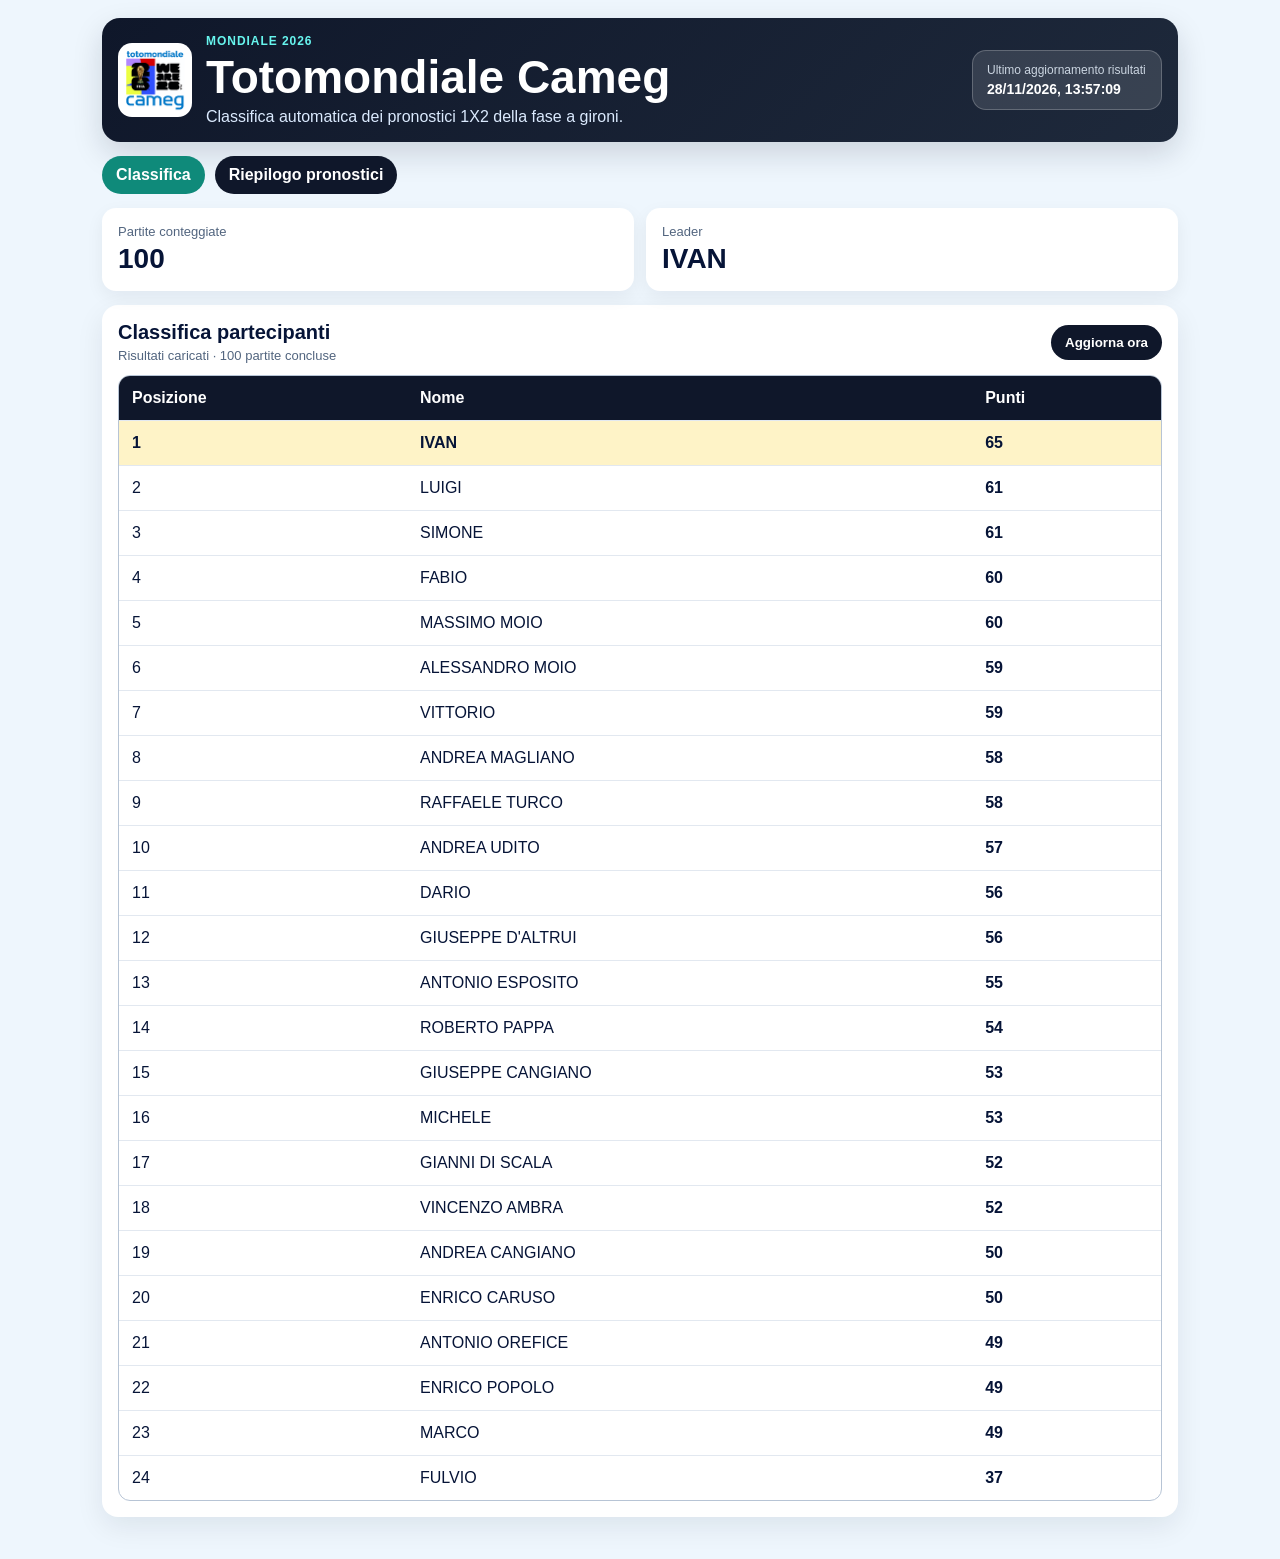
<file: index.html>
<!DOCTYPE html>
<html lang="it">
<head>
  <meta charset="UTF-8" />
  <meta name="viewport" content="width=device-width, initial-scale=1.0" />
  <title>Totomondiale Cameg</title>
  <link rel="stylesheet" href="assets/style.css" />
</head>
<body>
  <main class="page">
    <header class="hero compact-hero">
      <div class="brand-row">
        <img src="assets/logo.png" alt="Logo Totomondiale Cameg" class="logo" />
        <div>
          <p class="eyebrow">Mondiale 2026</p>
          <h1>Totomondiale Cameg</h1>
          <p class="subtitle">Classifica automatica dei pronostici 1X2 della fase a gironi.</p>
        </div>
      </div>
      <div class="refresh-card">
        <span>Ultimo aggiornamento risultati</span>
        <strong id="updatedAt">—</strong>
      </div>
    </header>

    <nav class="top-actions">
      <a class="nav-btn active" href="index.html">Classifica</a>
      <a class="nav-btn" href="pronostici.html">Riepilogo pronostici</a>
    </nav>

    <section class="summary" id="summary"></section>
<section class="panel">
      <div class="panel-header">
        <div>
          <h2>Classifica partecipanti</h2>
          <p id="statusText" class="hint">Caricamento dati...</p>
        </div>
        <button id="reloadBtn" type="button">Aggiorna ora</button>
      </div>
      <div class="table-wrap">
        <table class="ranking-table">
          <thead>
            <tr>
              <th>Posizione</th>
              <th>Nome</th>
              <th>Punti</th>
            </tr>
          </thead>
          <tbody id="rankingBody">
            <tr><td colspan="3">Caricamento...</td></tr>
          </tbody>
        </table>
      </div>
    </section>
  </main>

  <script src="assets/app.js"></script>
</body>
</html>
</file>
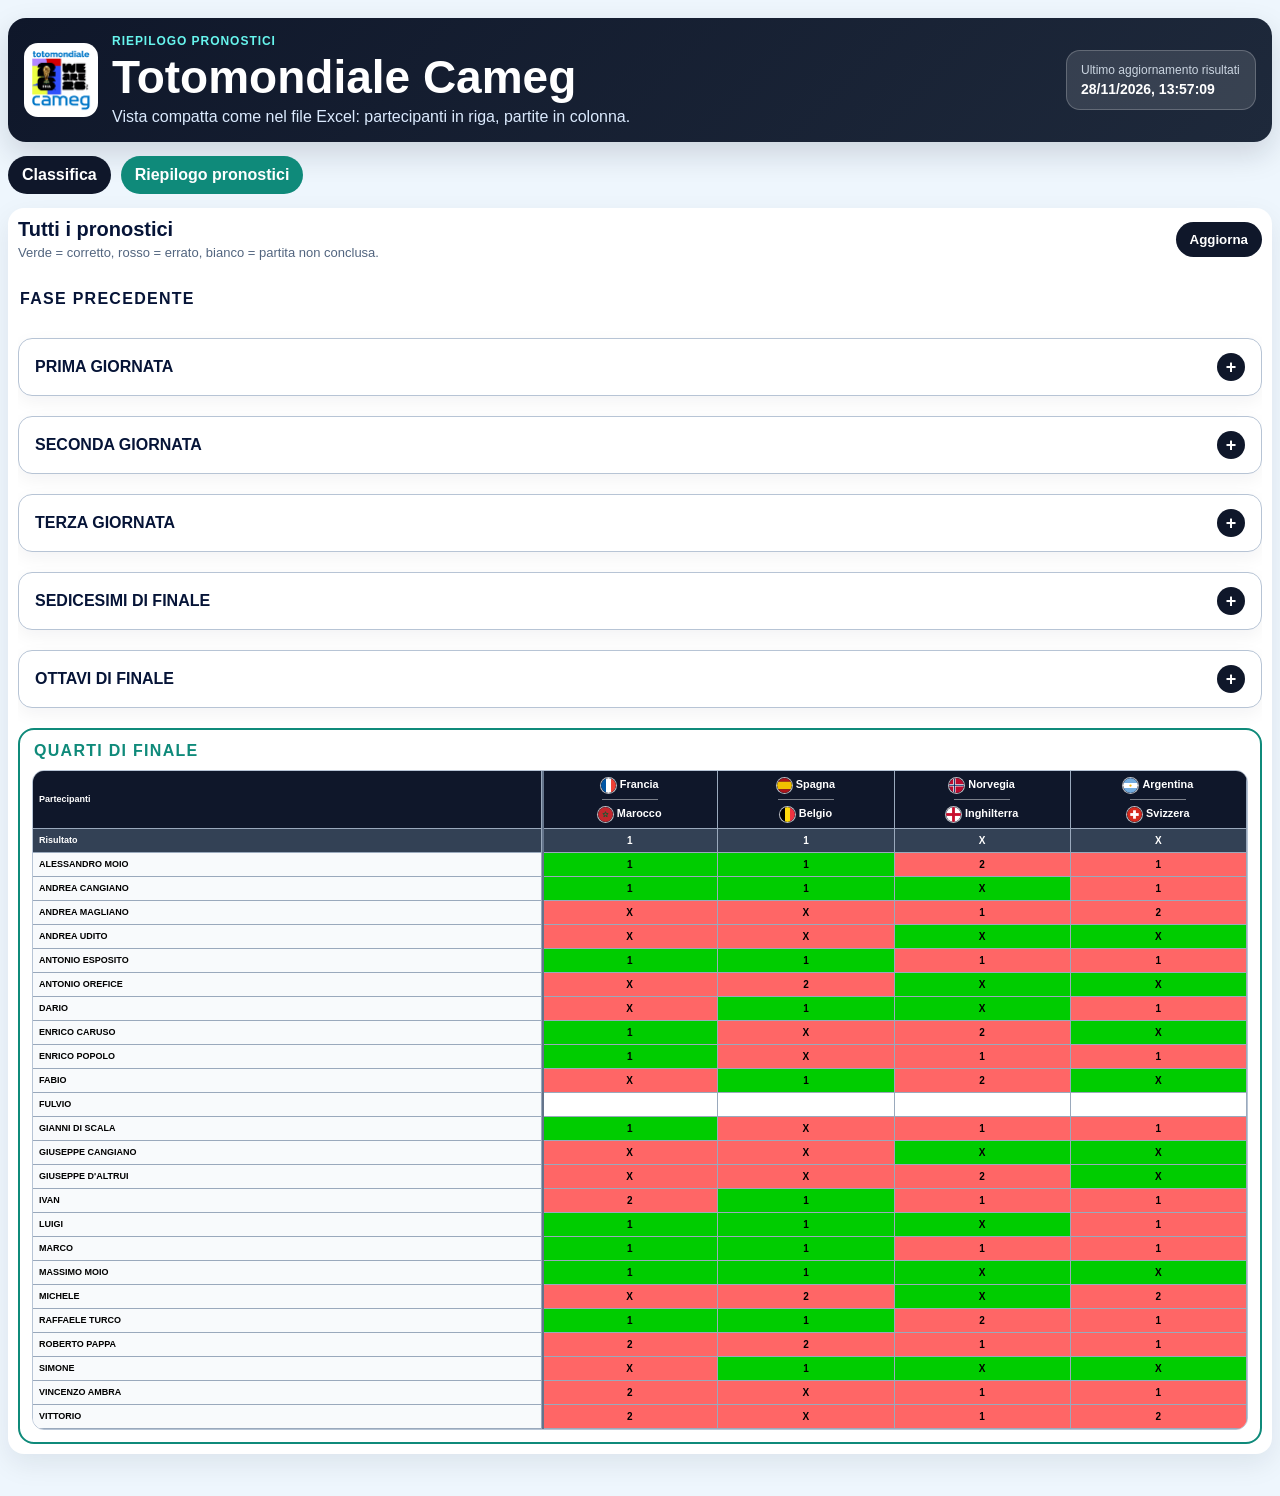
<file: pronostici.html>
<!DOCTYPE html>
<html lang="it">
<head>
  <meta charset="UTF-8" />
  <meta name="viewport" content="width=device-width, initial-scale=1.0" />
  <title>Riepilogo pronostici - Totomondiale Cameg</title>
  <link rel="stylesheet" href="assets/style.css" />
</head>
<body>
  <main class="page wide">
    <header class="hero compact-hero">
      <div class="brand-row">
        <img src="assets/logo.png" alt="Logo Totomondiale Cameg" class="logo" />
        <div>
          <p class="eyebrow">Riepilogo pronostici</p>
          <h1>Totomondiale Cameg</h1>
          <p class="subtitle">Vista compatta come nel file Excel: partecipanti in riga, partite in colonna.</p>
        </div>
      </div>
      <div class="refresh-card">
        <span>Ultimo aggiornamento risultati</span>
        <strong id="updatedAt">—</strong>
      </div>
    </header>

    <nav class="top-actions">
      <a class="nav-btn" href="index.html">Classifica</a>
      <a class="nav-btn active" href="pronostici.html">Riepilogo pronostici</a>
    </nav>

    <section class="panel">
      <div class="panel-header">
        <div>
          <h2>Tutti i pronostici</h2>
          <p class="hint">Verde = corretto, rosso = errato, bianco = partita non conclusa.</p>
        </div>
        <button id="reloadBtn" type="button">Aggiorna</button>
      </div>
      <div id="predictionSheets" class="prediction-sheets">
        <p>Caricamento riepilogo...</p>
      </div>
    </section>
  </main>

  <script src="assets/pronostici.js"></script>
</body>
</html>
</file>
<file: assets/style.css>
* { box-sizing: border-box; }
:root {
  --bg: #eef6fd;
  --panel: #ffffff;
  --text: #061437;
  --muted: #52657f;
  --dark: #111827;
  --line: #b7c4d5;
  --green: #00cc00;
  --red: #ff6666;
}
body { margin: 0; font-family: Arial, Helvetica, sans-serif; background: var(--bg); color: var(--text); overflow-x: hidden; }
.page { width: min(1100px, 100%); margin: 0 auto; padding: 18px 12px 42px; }
.page.wide { width: 100%; max-width: 100%; padding-left: 8px; padding-right: 8px; overflow-x: hidden; }
.hero { display: flex; align-items: center; justify-content: space-between; gap: 16px; background: linear-gradient(135deg, #0f172a, #1e293b); color: white; border-radius: 18px; padding: 22px; margin-bottom: 14px; box-shadow: 0 12px 30px rgba(15,23,42,.15); }
.compact-hero { padding: 16px; }
.brand-row { display: flex; align-items: center; gap: 14px; min-width: 0; }
.logo { width: 74px; height: 74px; object-fit: contain; background: white; border-radius: 14px; padding: 6px; flex: 0 0 auto; }
h1 { margin: 0; font-size: clamp(28px, 5vw, 46px); line-height: 1; }
h2 { margin: 0; font-size: 20px; }
.eyebrow { margin: 0 0 6px; color: #67f5ee; text-transform: uppercase; letter-spacing: .08em; font-weight: 700; font-size: 12px; }
.subtitle { margin: 8px 0 0; color: #dbeafe; }
.refresh-card { background: rgba(255,255,255,.12); border: 1px solid rgba(255,255,255,.22); border-radius: 14px; padding: 12px 14px; min-width: 190px; }
.refresh-card span { display: block; color: #cbd5e1; font-size: 12px; }
.refresh-card strong { display: block; margin-top: 4px; font-size: 14px; }
.top-actions { display: flex; gap: 10px; margin: 12px 0; flex-wrap: wrap; }
.nav-btn, button { border: 0; background: #0f172a; color: white; border-radius: 999px; padding: 10px 14px; font-weight: 700; text-decoration: none; cursor: pointer; }
.nav-btn.active { background: #0f8a7a; }
.summary { display: grid; grid-template-columns: repeat(auto-fit, minmax(180px, 1fr)); gap: 12px; margin: 14px 0; }
.stat { background: white; border-radius: 14px; padding: 16px; box-shadow: 0 6px 18px rgba(15,23,42,.06); }
.stat span { display: block; color: var(--muted); font-size: 13px; }
.stat strong { display: block; font-size: 28px; margin-top: 4px; }
.panel { background: var(--panel); border-radius: 16px; padding: 16px; box-shadow: 0 10px 28px rgba(15,23,42,.08); margin-top: 14px; max-width: 100%; overflow: hidden; }
.page.wide .panel { padding: 10px; }
.panel-header { display: flex; align-items: center; justify-content: space-between; gap: 12px; margin-bottom: 12px; }
.hint { margin: 4px 0 0; color: var(--muted); font-size: 13px; }
.live-matches { display: grid; grid-template-columns: repeat(2, minmax(0, 1fr)); gap: 12px; }
.live-match { border: 1px solid #d7e0ec; border-radius: 12px; padding: 12px; background: linear-gradient(180deg, #ffffff, #f6fbff); }
.live-board { display: grid; grid-template-columns: minmax(0, 1fr) auto minmax(0, 1fr); align-items: center; gap: 10px; }
.live-team { display: flex; align-items: center; gap: 7px; min-width: 0; color: #1f2937; font-size: 14px; font-weight: 700; }
.live-team-away { justify-content: flex-end; text-align: right; }
.live-flag { flex: 0 0 auto; width: 24px; height: 24px; display: inline-flex; align-items: center; justify-content: center; border-radius: 999px; background: #eef2f7; object-fit: cover; line-height: 1; box-shadow: inset 0 0 0 1px rgba(15,23,42,.08); }
.live-flag-fallback { background: #eef2f7; }
.live-name { min-width: 0; overflow: hidden; text-overflow: ellipsis; white-space: nowrap; }
.live-score { display: grid; grid-template-columns: 30px 10px 30px; align-items: center; justify-items: center; color: #111827; font-weight: 900; }
.live-score strong { width: 30px; height: 30px; display: inline-flex; align-items: center; justify-content: center; border-radius: 6px; background: #1f2937; color: #facc15; font-size: 20px; line-height: 1; }
.live-score span { color: #1f2937; font-size: 18px; }
.live-minute { margin-top: 7px; text-align: center; color: #0f8a7a; font-size: 12px; font-weight: 800; }
.table-wrap, .excel-wrap { overflow: auto; -webkit-overflow-scrolling: touch; border: 1px solid var(--line); border-radius: 12px; background: white; width: 100%; max-width: 100%; }
table { width: 100%; border-collapse: separate; border-spacing: 0; }
.ranking-table th { background: #0f172a; color: white; text-align: left; padding: 13px; }
.ranking-table td { padding: 13px; border-top: 1px solid #e2e8f0; }
.ranking-table tr.leader td { background: #fef3c7; font-weight: 700; }
.prediction-sheets { display: grid; gap: 20px; max-width: 100%; overflow: hidden; }
.sheet-block { max-width: 100%; overflow: hidden; }
.sheet-title-row { display: flex; align-items: baseline; justify-content: space-between; gap: 12px; margin-bottom: 8px; }
.sheet-block h2 { margin: 0; }
.mobile-scroll-hint { display: none; color: var(--muted); font-size: 12px; }
.mobile-scroll-controls { display: none; }
.excel-table { width: max-content; min-width: 100%; font-size: 10px; line-height: 1; border-collapse: separate; border-spacing: 0; }
.excel-table th, .excel-table td { border-right: 1px solid #9aa9bc; border-bottom: 1px solid #9aa9bc; padding: 2px 3px; text-align: center; min-width: 35px; height: 24px; color: #000; }
.excel-table thead th { position: sticky; top: 0; z-index: 4; background: #0f172a; color: white; font-size: 9px; font-weight: 800; }
.excel-table .participant-col { position: sticky; left: 0; z-index: 3; width: 104px; min-width: 104px; max-width: 104px; text-align: left; background: #f8fafc !important; color: #000 !important; font-size: 9px; font-weight: 700; white-space: nowrap; overflow: hidden; text-overflow: ellipsis; box-shadow: 2px 0 0 #64748b; padding-left: 6px; }
.excel-table thead .participant-col { z-index: 6; background: #0f172a !important; color: white !important; }
.result-row .participant-col { background: #334155 !important; color: white !important; }
.result-row td { background: #334155; color: white; font-weight: 800; }
.match-head { width: 36px; max-width: 36px; min-width: 36px; }
.team-code { display: block; }
.vs-sep { display: block; opacity: .75; line-height: .75; }
.forecast { font-weight: 800; background: white; color: #000; }
.forecast.is-correct { background: var(--green); color: #000; }
.forecast.is-wrong { background: var(--red); color: #000; }
.error { background: #fee2e2; border: 1px solid #fca5a5; color: #7f1d1d; padding: 12px; border-radius: 10px; }
@media (max-width: 760px) {
  .page { padding: 12px 8px 32px; }
  .page.wide { width: 100vw; max-width: 100vw; padding-left: 6px; padding-right: 6px; }
  .hero { flex-direction: column; align-items: flex-start; border-radius: 14px; }
  .summary { grid-template-columns: 1fr; }
  .live-matches { grid-template-columns: 1fr; }
  .live-match { padding: 10px; }
  .live-board { gap: 7px; }
  .live-team { font-size: 13px; gap: 5px; }
  .live-flag { width: 22px; height: 22px; font-size: 16px; }
  .live-score { grid-template-columns: 28px 9px 28px; }
  .live-score strong { width: 28px; height: 28px; font-size: 18px; }
  .panel { padding: 10px; border-radius: 12px; width: 100%; max-width: 100%; overflow: hidden; }
  .page.wide .panel { padding: 8px; }
  .panel-header { align-items: flex-start; flex-direction: column; }
  .logo { width: 54px; height: 54px; }
  .sheet-title-row { align-items: flex-start; flex-direction: column; gap: 3px; }
  .mobile-scroll-hint { display: inline; }
  .mobile-scroll-controls { display: grid; grid-template-columns: 1fr 1fr; gap: 8px; width: 100%; margin: 8px 0; }
  .mobile-scroll-controls .scroll-btn { width: 100%; padding: 10px 8px; border-radius: 12px; font-size: 13px; }
  .excel-wrap { width: 100%; max-width: 100%; overflow-x: auto; overflow-y: hidden; overscroll-behavior-x: contain; }
  .excel-table { min-width: max-content; width: max-content; font-size: 9px; }
  .excel-table th, .excel-table td { min-width: 34px; width: 34px; max-width: 34px; height: 24px; padding: 2px; }
  .excel-table .participant-col { width: 92px; min-width: 92px; max-width: 92px; font-size: 8px; padding-left: 4px; }
  .match-head { width: 34px; max-width: 34px; min-width: 34px; }
}


.sheet-accordion {
  border: 1px solid var(--line);
  border-radius: 14px;
  background: #ffffff;
  box-shadow: 0 6px 18px rgba(15,23,42,.05);
}

.sheet-accordion-summary {
  display: flex;
  align-items: center;
  justify-content: space-between;
  gap: 12px;
  padding: 14px 16px;
  cursor: pointer;
  list-style: none;
  font-weight: 800;
  color: var(--text);
}

.sheet-accordion-summary::-webkit-details-marker {
  display: none;
}

.accordion-plus {
  display: inline-flex;
  align-items: center;
  justify-content: center;
  width: 28px;
  height: 28px;
  border-radius: 999px;
  background: #0f172a;
  color: #ffffff;
  font-size: 18px;
  line-height: 1;
}

.sheet-accordion[open] .accordion-plus {
  transform: rotate(45deg);
}

.sheet-accordion-content {
  padding: 0 10px 12px;
}

.sheet-accordion-content .sheet-title-row {
  display: none;
}

.sheet-block-open {
  border: 2px solid #0f8a7a;
  border-radius: 16px;
  padding: 12px;
  background: #ffffff;
}



.stage-heading {
  margin: 18px 2px 10px;
  font-size: 1rem;
  font-weight: 900;
  letter-spacing: .08em;
  color: var(--text);
  text-transform: uppercase;
}

.stage-heading-open {
  margin-top: 0;
  color: #0f8a7a;
}

.match-head {
  min-width: 92px;
  vertical-align: middle;
}

.match-header-full {
  display: flex;
  flex-direction: column;
  align-items: stretch;
  gap: 5px;
  min-width: 82px;
  padding: 3px 0;
  line-height: 1.05;
}

.match-team {
  display: flex;
  align-items: center;
  justify-content: center;
  gap: 4px;
  min-height: 18px;
  white-space: normal;
}

.match-team-name {
  display: inline-block;
  max-width: 74px;
  overflow-wrap: anywhere;
  font-size: .68rem;
  font-weight: 800;
}

.pron-flag {
  width: 15px;
  height: 15px;
  border-radius: 50%;
  object-fit: cover;
  flex: 0 0 auto;
  box-shadow: 0 0 0 1px rgba(255,255,255,.7);
}

.match-divider {
  display: block;
  width: 56px;
  height: 1px;
  margin: 0 auto;
  background: rgba(255,255,255,.45);
}

.excel-table thead th {
  vertical-align: middle;
}

.sheet-accordion-content .sheet-title-row {
  display: none;
}

.sheet-block-open > .sheet-title-row {
  display: none;
}

@media (max-width: 720px) {
  .match-head {
    min-width: 84px;
  }

  .match-team-name {
    max-width: 62px;
    font-size: .62rem;
  }

  .pron-flag {
    width: 13px;
    height: 13px;
  }
}



/* Fix leggibilità mobile riepilogo pronostici */
.late-cell {
  background: #ffe8a3 !important;
  color: #7a4b00 !important;
  font-weight: 900;
}

@media (max-width: 720px) {
  .match-head {
    min-width: 118px !important;
  }

  .match-header-full {
    min-width: 108px !important;
    gap: 6px !important;
    padding: 6px 2px !important;
  }

  .match-team {
    justify-content: flex-start !important;
    gap: 6px !important;
    min-height: 22px !important;
  }

  .match-team-name {
    max-width: 88px !important;
    font-size: .74rem !important;
    line-height: 1.05 !important;
    text-align: left !important;
    overflow-wrap: normal !important;
    word-break: normal !important;
    hyphens: none !important;
  }

  .pron-flag {
    width: 16px !important;
    height: 16px !important;
  }

  .match-divider {
    width: 82px !important;
    margin-left: 22px !important;
    margin-right: 0 !important;
  }
}


/* Override mobile: nomi nazionali leggibili nel riepilogo pronostici */
@media (max-width: 720px) {
  .match-head {
    min-width: 126px !important;
  }

  .match-header-full {
    min-width: 116px !important;
    gap: 7px !important;
    padding: 7px 3px !important;
  }

  .match-team {
    justify-content: flex-start !important;
    gap: 6px !important;
    min-height: 23px !important;
  }

  .match-team-name {
    max-width: 92px !important;
    font-size: .74rem !important;
    line-height: 1.08 !important;
    text-align: left !important;
    word-break: normal !important;
    overflow-wrap: normal !important;
    hyphens: none !important;
  }

  .pron-flag {
    width: 16px !important;
    height: 16px !important;
  }

  .match-divider {
    width: 88px !important;
    margin-left: 22px !important;
    margin-right: 0 !important;
  }
}


/* Rimozione box risultati live dalla homepage */
.live-card,
.live-section,
.live-results,
#liveMatches,
#liveStatus {
  display: none !important;
}

/* Ottavi visibili, turni precedenti richiudibili */
.sheet-block-open > .sheet-title-row {
  display: none;
}

@media (max-width: 720px) {
  .sheet-accordion-summary {
    min-height: 48px;
  }
}


/* Quarti di finale */
@media (max-width: 720px) {
  .sheet-block-open .stage-heading-open {
    font-size: .95rem;
    margin-bottom: 10px;
  }

  .sheet-accordion-summary {
    min-height: 48px;
  }
}
</file>
